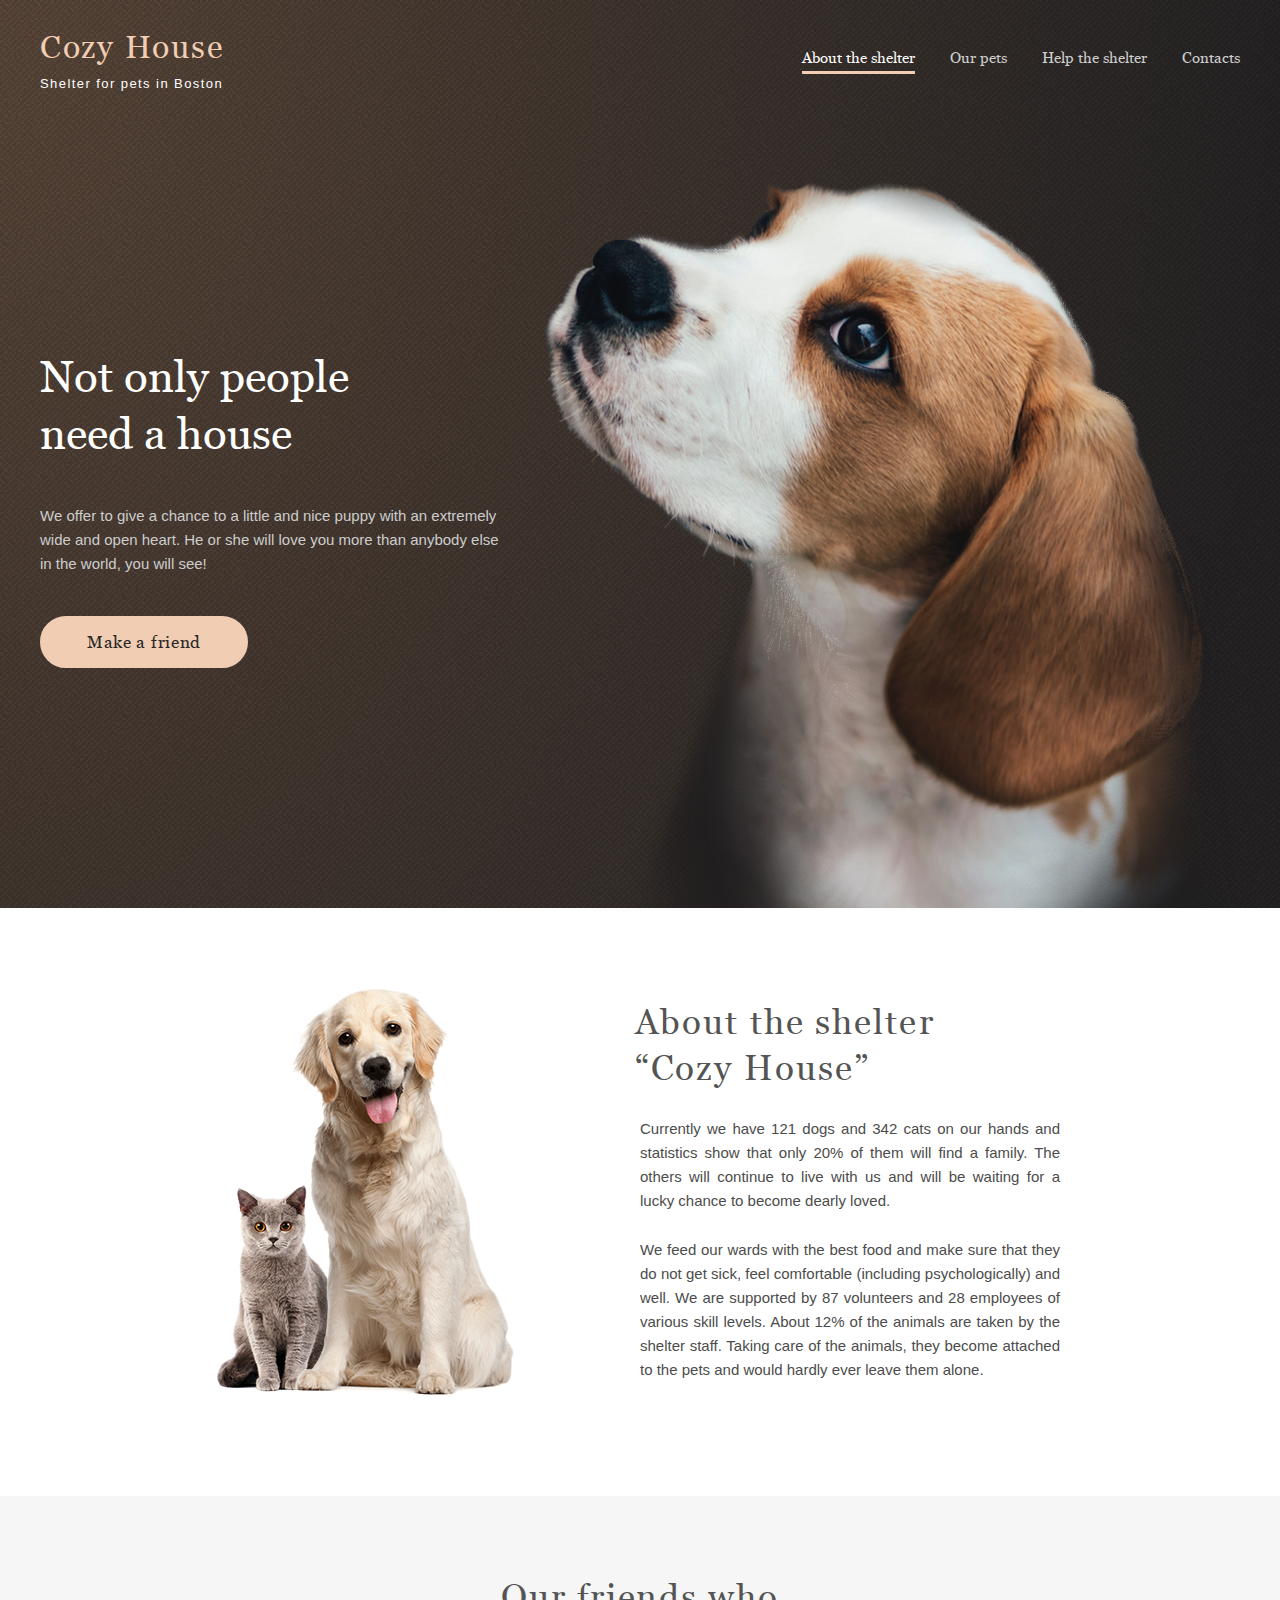
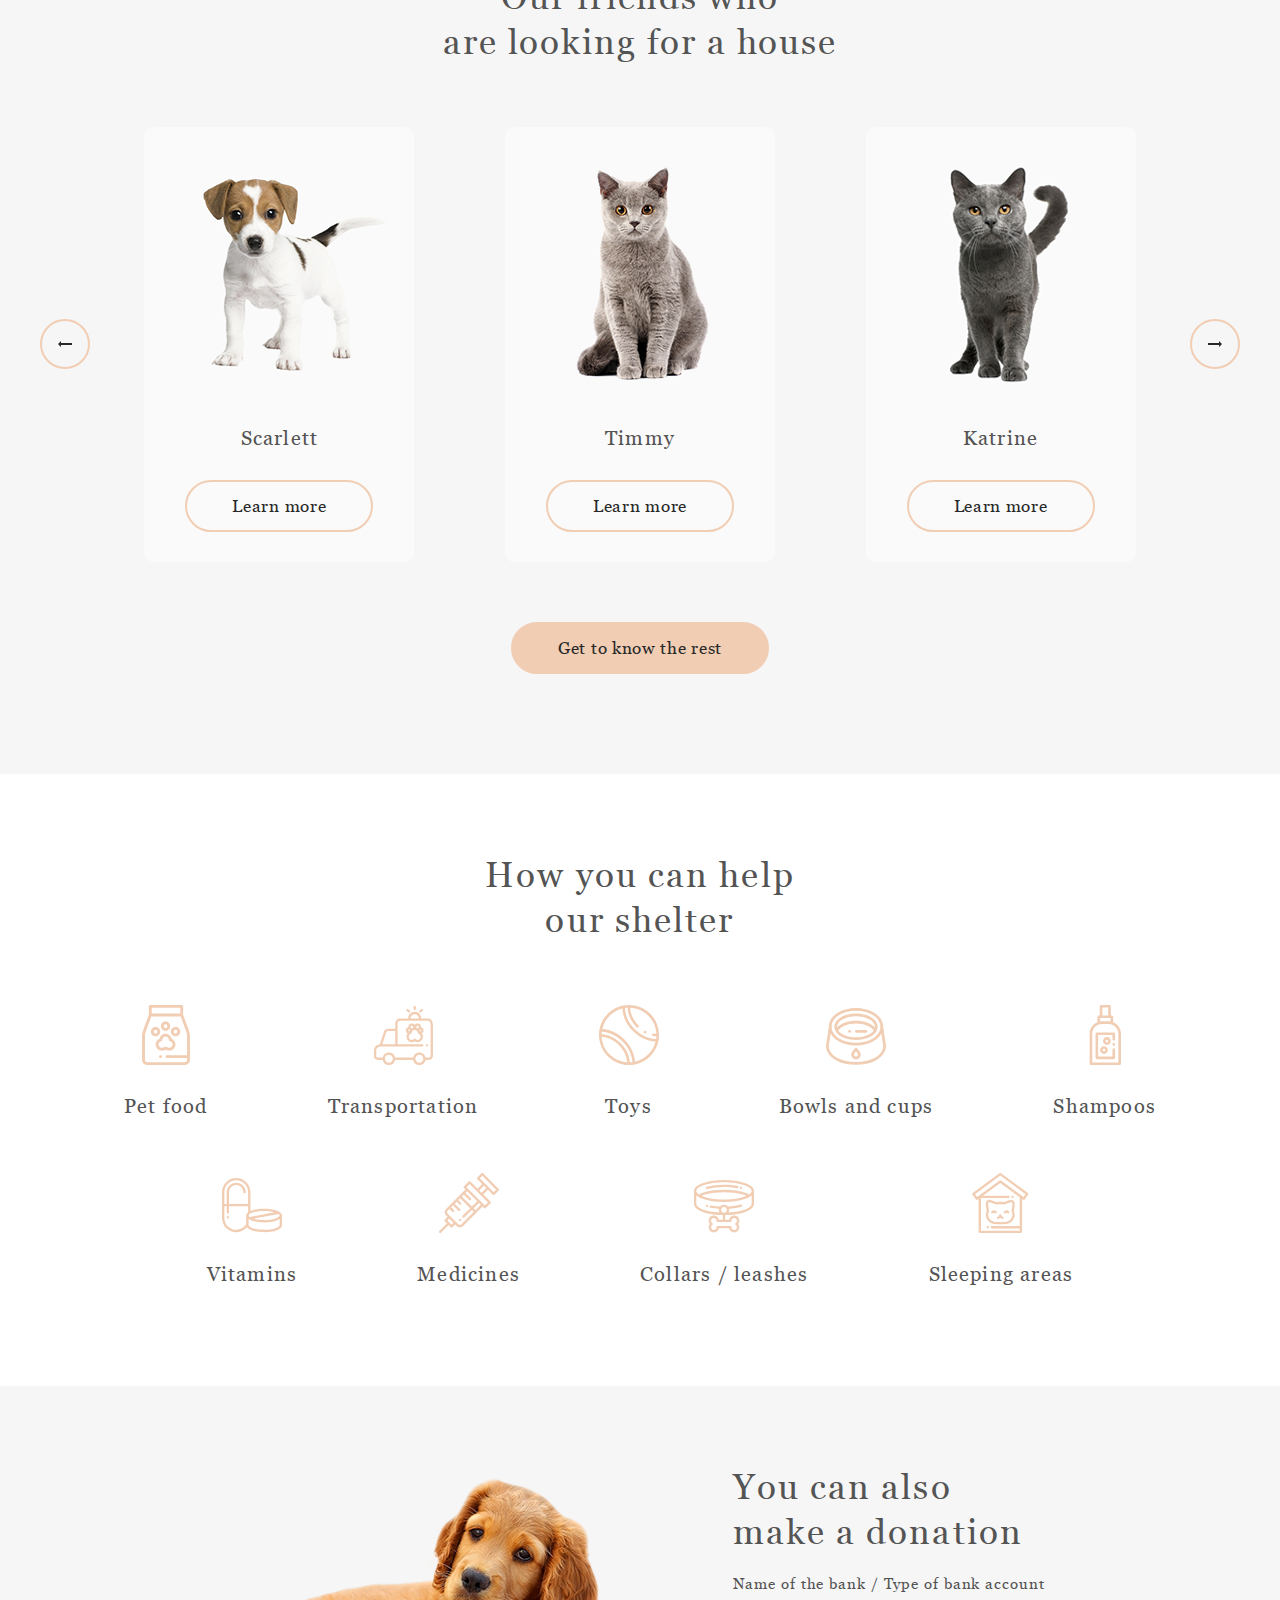
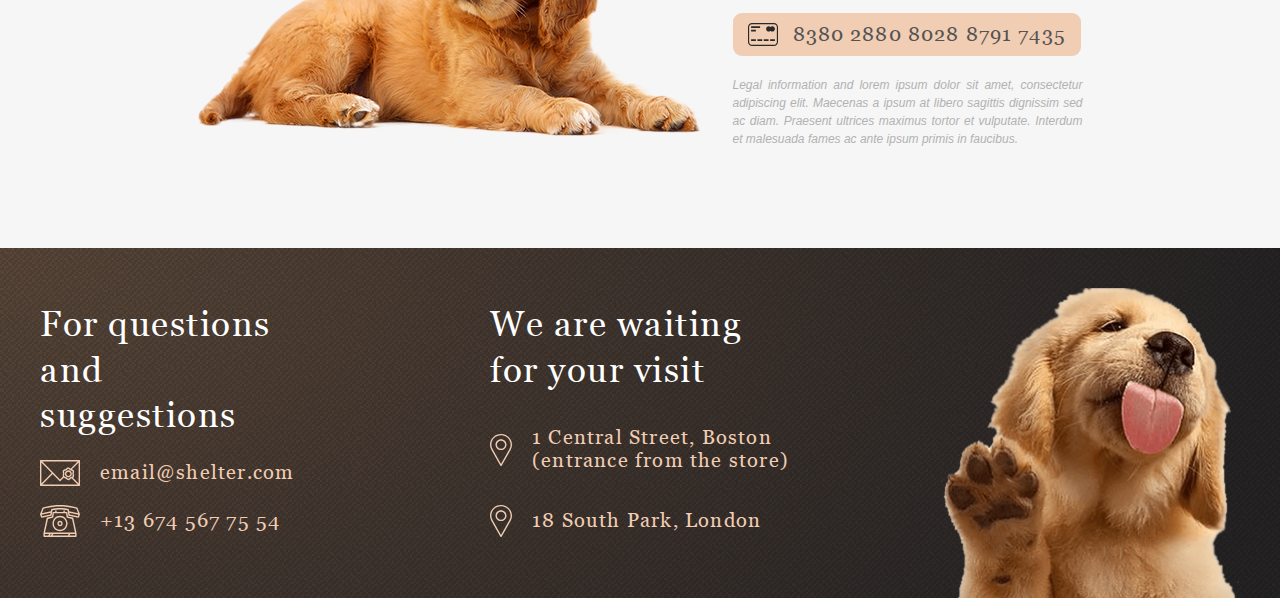
<file: index.html>
<!DOCTYPE html>
<html lang="en">
<head>
  <meta charset="UTF-8">
  <meta http-equiv="X-UA-Compatible" content="IE=edge">
  <meta name="viewport" content="width=device-width, initial-scale=1.0">
  <link rel="shortcut icon" href="favicon.ico" type="image/x-icon">
  <link rel="stylesheet" href="style.css">
  <title>Shelter</title>
</head>
<body>
  
  <header class="header header__absolute">
    <div class="wrapper wrapper__row">
      <div class="logo">
        <a href="" title="Logo">
          <h1 class="logo_heading">Cozy House</h1>
          <p class="logo_text">Shelter for pets in Boston</p>
        </a>
      </div>
      <nav class="navigation">
        <ul class="navigation_list">
          <li class="navigation_list_item navigation_list_item__active">
            <a href="index.html" class="navigation_list_item_link" title="About the shelter">About the shelter</a>
          </li>
          <li class="navigation_list_item">
            <a href="pets.html" class="navigation_list_item_link" title="Our pets">Our pets</a>
          </li>
          <li class="navigation_list_item">
            <a href="#help" class="navigation_list_item_link" title="Help the shelter">Help the shelter</a>
          </li>
          <li class="navigation_list_item">
            <a href="#contacts" class="navigation_list_item_link" title="Contacts">Contacts</a>
          </li>
        </ul>
      </nav>
      <button class="btn_burger" data-action="openModal"></button>
    </div>
  </header>

  <main class="main">

    <section class="not-only background__gradient">
      <div class="wrapper wrapper__row">
        <div class="not-only_content">
          <h2 class="not-only_heading">Not only people need a house</h2>
          <p class="not-only_text">We offer to give a chance to a little and nice puppy with an extremely wide and open heart. He or she will love you more than anybody else in the world, you will see!</p>
          <a href="#friends" class="btn btn__beige" title="Make a friend">Make a friend</a>
        </div>
        <img src="./src/images/start-screen-puppy.png" alt="Puppy" class="not-only_image">
      </div>
    </section>

    <section class="about">
      <div class="wrapper">
        <img src="./src/images/about-pets.png" alt="About Pets" class="about_image">
        <div class="about_content">
          <h3 class="about_heading">About the shelter<br>“Cozy House”</h3>
          <p class="about_text">Currently we have 121 dogs and 342 cats on our hands and statistics show that only 20% of them will find a family. The others will continue to live with us and will be waiting for a lucky chance to become dearly loved.</p>
          <p class="about_text">We feed our wards with the best food and make sure that they do not get sick, feel comfortable (including psychologically) and well. We are supported by 87 volunteers and 28 employees of various skill levels. About 12% of the animals are taken by the shelter staff. Taking care of the animals, they become attached to the pets and would hardly ever leave them alone.</p>
        </div>
      </div>
    </section>

    <section class="our-friends background__gray" id="friends">
      <div class="wrapper wrapper__column">
        <h3 class="our-friends_heading">Our friends who<br>are looking for a house</h3>
        <div class="slider">
          <div class="slider_window"></div>
          <button class="btn btn__round btn_arrow__left" data-action="slide"></button>
          <button class="btn btn__round btn_arrow__right" data-action="slide"></button>
        </div>
        <a href="pets.html" class="btn btn__beige">Get to know the rest</a>
      </div>
    </section>

    <section class="help" id="help">
      <div class="wrapper wrapper__column">
        <h3 class="help_heading">How you can help<br>our shelter</h3>
        <ul class="help_list">
          <li class="help_list_item">
            <img src="./src/images/help-icons/pet-food.svg" alt="Pet food" class="help_list_item_icon">
            <h5 class="help_list_item_heading">Pet food</h5>
          </li>
          <li class="help_list_item">
            <img src="./src/images/help-icons/transportation.svg" alt="Transportation" class="help_list_item_icon">
            <h5 class="help_list_item_heading">Transportation</h5>
          </li>
          <li class="help_list_item">
            <img src="./src/images/help-icons/toys.svg" alt="Toys" class="help_list_item_icon">
            <h5 class="help_list_item_heading">Toys</h5>
          </li>
          <li class="help_list_item">
            <img src="./src/images/help-icons/bowls-and-cups.svg" alt="Bowls and cups" class="help_list_item_icon">
            <h5 class="help_list_item_heading">Bowls and cups</h5>
          </li>
          <li class="help_list_item">
            <img src="./src/images/help-icons/shampoos.svg" alt="Shampoos" class="help_list_item_icon">
            <h5 class="help_list_item_heading">Shampoos</h5>
          </li>
          <li class="help_list_item">
            <img src="./src/images/help-icons/vitamins.svg" alt="Vitamins" class="help_list_item_icon">
            <h5 class="help_list_item_heading">Vitamins</h5>
          </li>
          <li class="help_list_item">
            <img src="./src/images/help-icons/medicines.svg" alt="Medicines" class="help_list_item_icon">
            <h5 class="help_list_item_heading">Medicines</h5>
          </li>
          <li class="help_list_item">
            <img src="./src/images/help-icons/collars-or-leashes.svg" alt="Collars or leashes" class="help_list_item_icon">
            <h5 class="help_list_item_heading">Collars / leashes</h5>
          </li>
          <li class="help_list_item">
            <img src="./src/images/help-icons/sleeping-areas.svg" alt="Sleeping areas" class="help_list_item_icon">
            <h5 class="help_list_item_heading">Sleeping areas</h5>
          </li>
        </ul>
      </div>
    </section>

    <section class="in-addition background__gray">
      <div class="wrapper wrapper__row wrapper__center">
        <img src="./src/images/donation-dog.png" alt="Donation dog" class="in-addition_image">
        <div class="in-addition_content">
          <h3 class="in-addition_heading">You can also<br>make a donation</h3>
          <p class="in-addition_bank-info">Name of the bank / Type of bank account</p>
          <a href="" class="in-addition_requisites">8380 2880 8028 8791 7435</a>
          <p class="in-addition_text">Legal information and lorem ipsum dolor sit amet, consectetur adipiscing elit. Maecenas a ipsum at libero sagittis dignissim sed ac diam. Praesent ultrices maximus tortor et vulputate. Interdum et malesuada fames ac ante ipsum primis in faucibus.</p>
        </div>
      </div>
    </section>

  </main>

  <footer class="footer background__gradient" id="contacts">
    <div class="wrapper">
      <div class="footer_contacts">
        <h3 class="footer_contacts_heading">For questions and suggestions</h3>
          <a href="mailto:email@shelter.com" class="footer_contacts_link">
            <div class="contacts_icon contacts_icon__email"></div>
            <span class="footer_contacts_text">email@shelter.com</span>
          </a>
          <a href="tel:+136745677554" class="footer_contacts_link">
            <div class="contacts_icon contacts_icon__phone"></div>
            <span class="footer_contacts_text">+13 674 567 75 54</span>
          </a>
      </div>
      <div class="footer_contacts">
        <h3 class="footer_contacts_heading">We are waiting for your visit</h3>
          <a href="https://goo.gl/maps/dJTqUczw4GcSuCQw6" class="footer_contacts_link" target="_blank">
            <div class="contacts_icon contacts_icon__location"></div>
            <span class="footer_contacts_text">1 Central Street, Boston<br>(entrance from the store)</span>
          </a>
          <a href="https://goo.gl/maps/2pxfsCYETLeJns289" class="footer_contacts_link" target="_blank">
            <div class="contacts_icon contacts_icon__location"></div>
            <span class="footer_contacts_text">18 South Park, London</span>
          </a>
      </div>
      <img src="./src/images/footer-puppy.png" alt="Footer puppy" class="footer_image">
    </div>
  </footer>

  <script type="module" src="./index.js"></script>

</body>
</html>
</file>
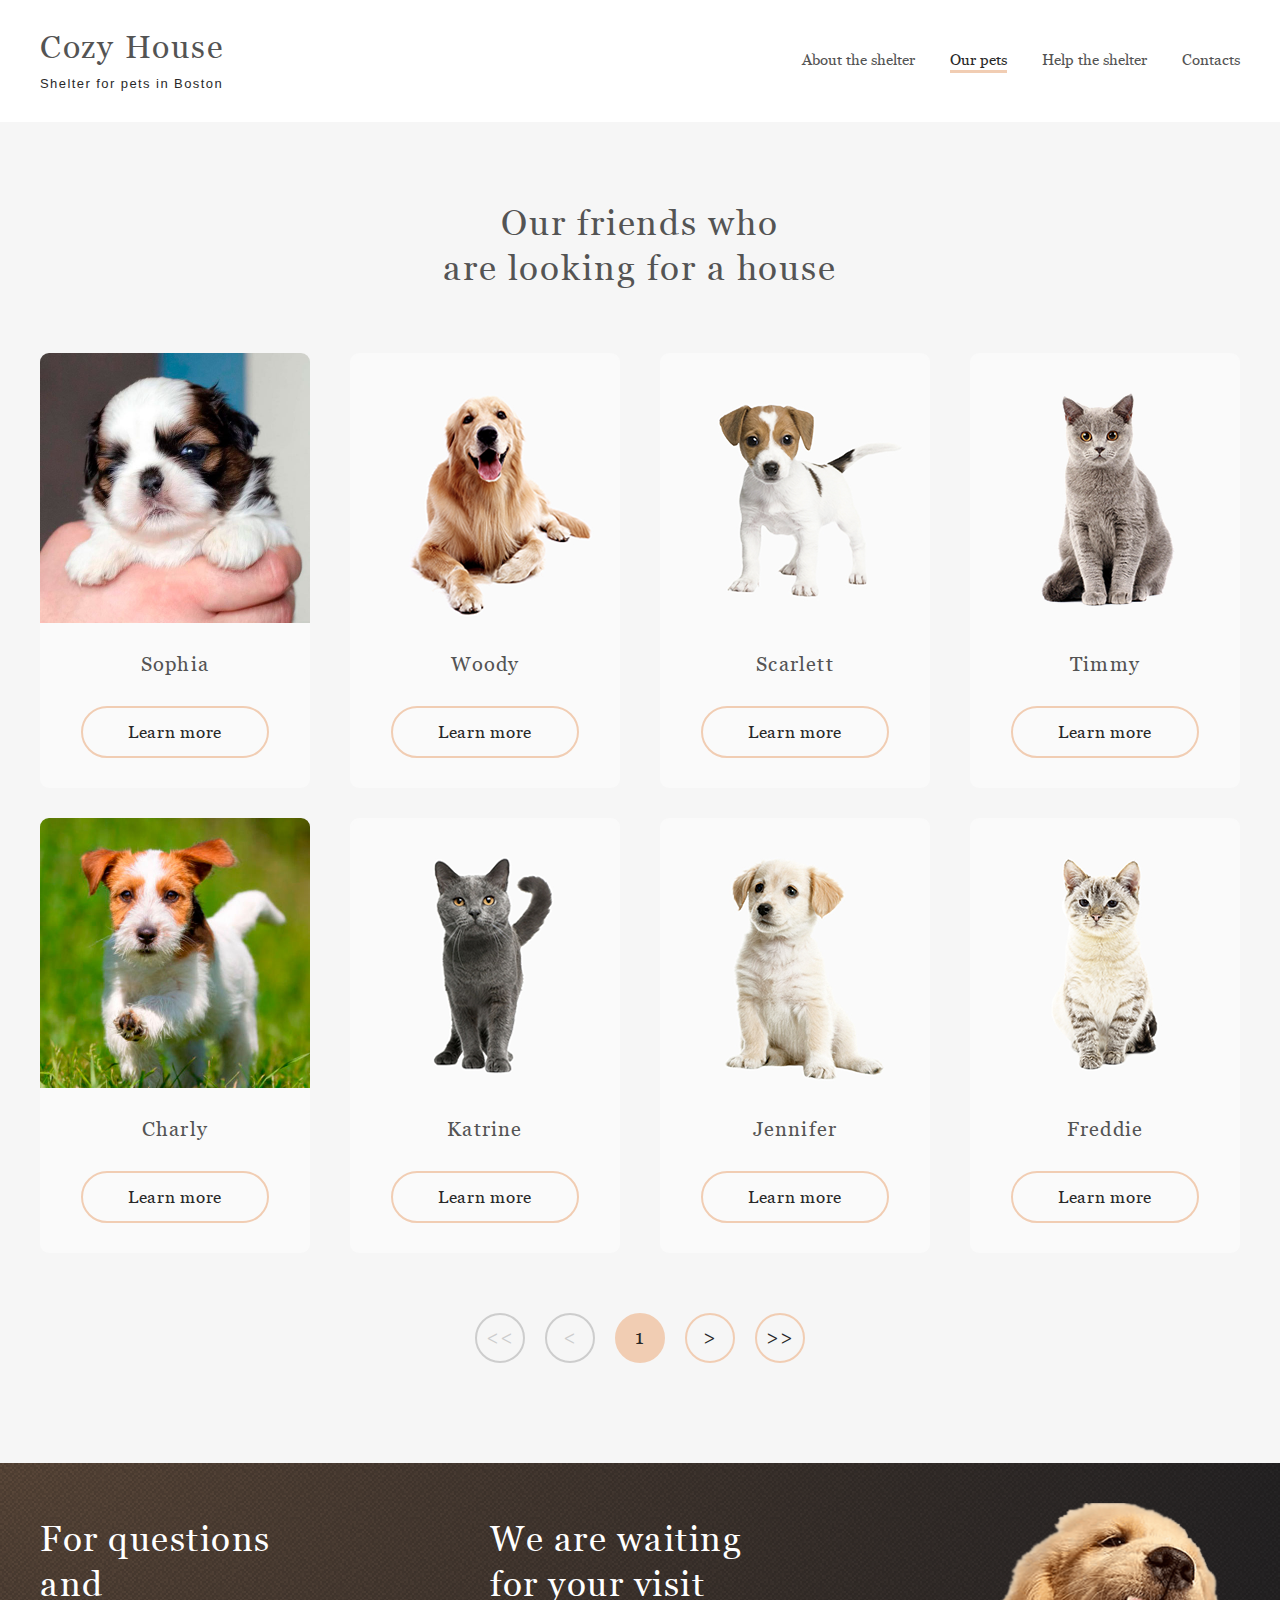
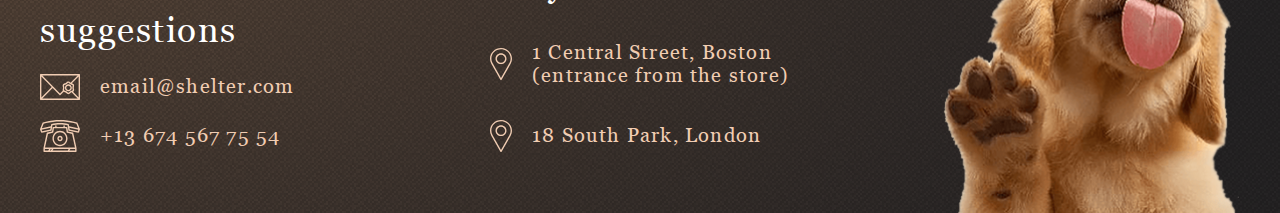
<file: pets.html>
<!DOCTYPE html>
<html lang="en">
<head>
  <meta charset="UTF-8">
  <meta http-equiv="X-UA-Compatible" content="IE=edge">
  <meta name="viewport" content="width=device-width, initial-scale=1.0">
  <link rel="shortcut icon" href="favicon.ico" type="image/x-icon">
  <link rel="stylesheet" href="style.css">
  <title>Shelter</title>
</head>
<body>
  
  <header class="header header__pets">
    <div class="wrapper wrapper__row">
      <div class="logo">
        <a href="index.html" title="Logo">
          <h1 class="logo_heading logo_heading__dark">Cozy House</h1>
          <p class="logo_text logo_text__dark">Shelter for pets in Boston</p>
        </a>
      </div>
      <nav class="navigation">
        <ul class="navigation_list">
          <li class="navigation_list_item navigation_list_item__dark">
            <a href="index.html" class="navigation_list_item_link" title="About the shelter">About the shelter</a>
          </li>
          <li class="navigation_list_item navigation_list_item__dark">
            <a href="pets.html" class="navigation_list_item_link navigation_list_item__active" title="Our pets">Our pets</a>
          </li>
          <li class="navigation_list_item navigation_list_item__dark">
            <a href="index.html#help" class="navigation_list_item_link" title="Help the shelter">Help the shelter</a>
          </li>
          <li class="navigation_list_item navigation_list_item__dark">
            <a href="#contacts" class="navigation_list_item_link" title="Contacts">Contacts</a>
          </li>
        </ul>
      </nav>
      <button class="btn_burger btn_burger__black" data-action="openModal"></button>
    </div>
  </header>

  <main class="our-friends background__gray">
    <div class="wrapper wrapper__column">
      <h3 class="our-friends_heading">Our friends who<br>are looking for a house</h3>
      <div class="pagination">
        <div class="pagination_window"></div>
        <div class="pagination_buttons">
          <button class="btn btn__round first-page" data-action="paginate">&lt;&lt;</button>
          <button class="btn btn__round previous-page" data-action="paginate">&lt;</button>
          <button class="btn btn__round btn__active">
            <span class="pagination_page-indicator"></span>
          </button>
          <button class="btn btn__round next-page" data-action="paginate">&gt;</button>
          <button class="btn btn__round last-page" data-action="paginate">&gt;&gt;</button>
        </div>
      </div>
    </div>
  </main>

  <footer class="footer background__gradient" id="contacts">
    <div class="wrapper wrapper__row wrapper__align-start">
      <div class="footer_contacts">
        <h3 class="footer_contacts_heading">For questions and suggestions</h3>
          <div class="footer_contacts_list_item">
            <a href="mailto:email@shelter.com" class="footer_contacts_link">
              <div class="contacts_icon contacts_icon__email"></div>
              <span class="footer_contacts_text">email@shelter.com</span>
            </a>
          </div>
          <div class="footer_contacts_list_item">
            <a href="tel:+136745677554" class="footer_contacts_link">
              <div class="contacts_icon contacts_icon__phone"></div>
              <span class="footer_contacts_text">+13 674 567 75 54</span>
            </a>
          </div>
      </div>
      <div class="footer_contacts">
        <h3 class="footer_contacts_heading">We are waiting for your visit</h3>
          <div class="footer_contacts_list_item">
            <a href="https://goo.gl/maps/dJTqUczw4GcSuCQw6" class="footer_contacts_link" target="_blank">
              <div class="contacts_icon contacts_icon__location"></div>
              <span class="footer_contacts_text">1 Central Street, Boston<br>(entrance from the store)</span>
            </a>
          </div>
          <div class="footer_contacts_list_item">
            <a href="https://goo.gl/maps/2pxfsCYETLeJns289" class="footer_contacts_link" target="_blank">
              <div class="contacts_icon contacts_icon__location"></div>
              <span class="footer_contacts_text">18 South Park, London</span>
            </a>
          </div>
      </div>
      <img src="./src/images/footer-puppy.png" alt="Footer puppy" class="footer_image">
    </div>
  </footer>

  <script type="module" src="./pets.js"></script>

</body>
</html>
</file>
<file: style.css>
@import './styles/normalize.css';
@import './styles/fonts.css';
@import './styles/common.css';
@import './styles/backgrounds.css';
@import './styles/wrapper.css';
@import './styles/buttons.css';
@import './styles/header.css';
@import './styles/navigation.css';
@import './styles/not-only.css';
@import './styles/about.css';
@import './styles/our-friends.css';
@import './styles/slider.css';
@import './styles/pet-card.css';
@import './styles/help.css';
@import './styles/in-addition.css';
@import './styles/footer.css';
@import './styles/pagination.css';
@import './styles/burger-button.css';
@import './styles/modal.css';
@import './styles/popup.css';
</file>
